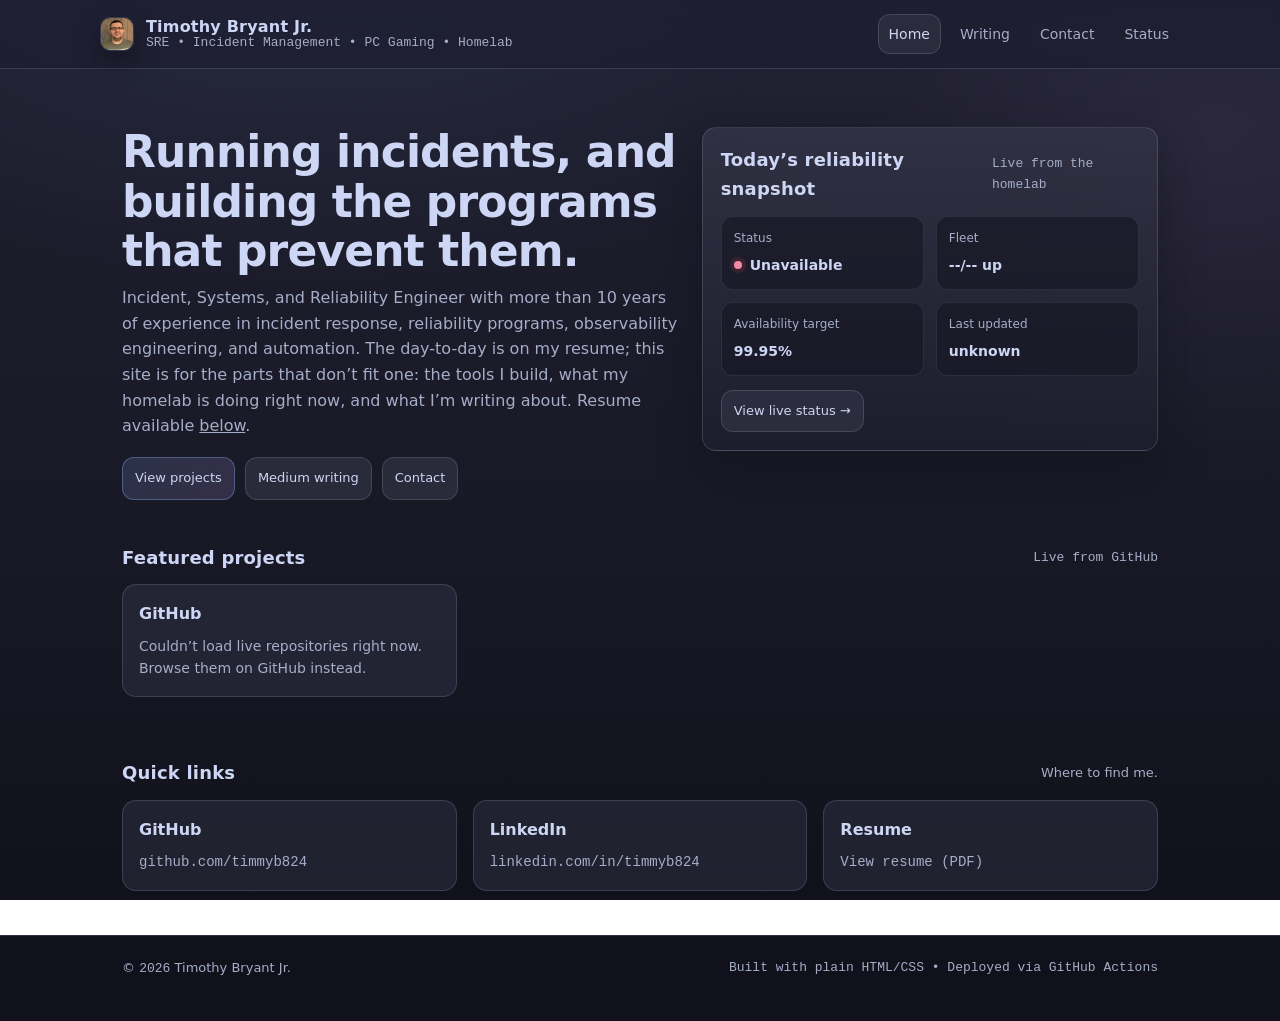
<file: site/index.html>
<!doctype html>
<html lang="en">
  <head>
    <meta charset="utf-8" />
    <meta name="viewport" content="width=device-width, initial-scale=1" />
    <title>Timothy Bryant Jr. | SRE</title>
    <meta
      name="description"
      content="Timothy Bryant Jr. — Site Reliability Engineer. Reliability, observability, automation. Also into PC gaming."
    />
    <link rel="stylesheet" href="./assets/styles.css" />
    <link
      rel="icon"
      href="data:image/svg+xml,%3Csvg xmlns='http://www.w3.org/2000/svg' viewBox='0 0 64 64'%3E%3Cpath fill='%2389b4fa' d='M10 46V18h44v28H10zm6-6h32V24H16v16z'/%3E%3Cpath fill='%23cba6f7' d='M24 50h16v6H24z'/%3E%3C/svg%3E"
    />
    <script
      defer
      src="https://umami.timmybtech.com/script.js"
      data-website-id="ece61c2a-58e9-45ee-8f66-220924fdbd28"
    ></script>
  </head>

  <body>
    <a class="skip-link" href="#content">Skip to content</a>

    <header class="site-header">
      <div class="container header-inner">
        <a class="brand" href="./index.html" aria-label="Home">
          <img
            class="logo"
            src="./assets/timothy-bryant.png"
            alt="Timothy Bryant Jr."
          />
          <span class="brand-title">
            <strong>Timothy Bryant Jr.</strong>
            <span class="mono"
              >SRE • Incident Management • PC Gaming • Homelab</span
            >
          </span>
        </a>

        <nav class="nav" aria-label="Primary">
          <a href="./index.html" aria-current="page">Home</a>
          <a href="./writing.html">Writing</a>
          <a href="./contact.html">Contact</a>
          <a href="./status.html">Status</a>
        </nav>
      </div>
    </header>

    <main id="content">
      <section class="hero">
        <div class="container hero-grid">
          <div>
            <h1>
              Running incidents, and building the programs that prevent them.
            </h1>
            <p class="lede">
              Incident, Systems, and Reliability Engineer with more than 10
              years of experience in incident response, reliability programs,
              observability engineering, and automation. The day-to-day is on my
              resume; this site is for the parts that don’t fit one: the tools I
              build, what my homelab is doing right now, and what I’m writing
              about. Resume available
              <a href="#quick-links" style="text-decoration: underline">below</a
              >.
            </p>

            <div class="cta-row">
              <a class="btn primary" href="#featured-projects">View projects</a>
              <a class="btn" href="./writing.html">Medium writing</a>
              <a class="btn" href="./contact.html">Contact</a>
            </div>
          </div>

          <div class="card">
            <div class="card-inner">
              <div class="section-title">
                <h2>Today’s reliability snapshot</h2>
                <p class="mono">Live from the homelab</p>
              </div>

              <div class="kpi" role="list">
                <div class="metric" role="listitem">
                  <div class="metric-label">Status</div>
                  <div class="metric-value metric-status">
                    <span
                      id="metric-status-dot"
                      class="badge-dot"
                      aria-hidden="true"
                    ></span
                    ><strong id="metric-status-text">Loading…</strong>
                  </div>
                </div>
                <div class="metric" role="listitem">
                  <div class="metric-label">Fleet</div>
                  <div class="metric-value">
                    <strong id="metric-fleet">--/-- up</strong>
                  </div>
                </div>
                <div class="metric" role="listitem">
                  <div class="metric-label">Availability target</div>
                  <div class="metric-value">
                    <strong id="metric-availability-target">99.95%</strong>
                  </div>
                </div>
                <div class="metric" role="listitem">
                  <div class="metric-label">Last updated</div>
                  <div class="metric-value">
                    <strong id="metric-last-updated">…</strong>
                  </div>
                </div>
              </div>

              <div class="cta-row" style="margin-top: 14px">
                <a class="btn" href="./status.html">View live status →</a>
              </div>
            </div>
          </div>
        </div>
      </section>

      <section class="section" id="featured-projects">
        <div class="container">
          <div class="section-title">
            <h2>Featured projects</h2>
            <p class="mono" id="featured-source">Live from GitHub</p>
          </div>

          <div class="grid" id="featured-repos">
            <div class="tile col-4">
              <h3>Loading…</h3>
              <p>Fetching repositories from GitHub.</p>
            </div>
          </div>
        </div>
      </section>

      <section class="section" id="quick-links">
        <div class="container">
          <div class="section-title">
            <h2>Quick links</h2>
            <p>Where to find me.</p>
          </div>

          <div class="grid">
            <div class="tile col-4">
              <h3>GitHub</h3>
              <p>
                <a class="mono" href="https://github.com/timmyb824" rel="me"
                  >github.com/timmyb824</a
                >
              </p>
            </div>
            <div class="tile col-4">
              <h3>LinkedIn</h3>
              <p>
                <a
                  class="mono"
                  href="https://linkedin.com/in/timmyb824"
                  rel="me"
                  >linkedin.com/in/timmyb824</a
                >
              </p>
            </div>
            <!-- TODO: swap Drive link for self-hosted ./assets/resume.pdf once the PDF is committed to the repo -->
            <div class="tile col-4">
              <h3>Resume</h3>
              <p>
                <a
                  class="mono"
                  href="https://drive.google.com/file/d/1IYzkZYToUzoOPk0Pm2HXHo0cSW1rrv9o/view?usp=sharing"
                  target="_blank"
                  rel="noopener"
                  >View resume (PDF)</a
                >
              </p>
            </div>
          </div>
        </div>
      </section>
    </main>

    <footer class="site-footer">
      <div class="container footer-inner">
        <div>© <span class="mono">2026</span> Timothy Bryant Jr.</div>
        <div class="mono">
          Built with plain HTML/CSS • Deployed via GitHub Actions
        </div>
      </div>
    </footer>
    <script defer src="./assets/status.js"></script>
    <script defer src="./assets/github.js"></script>
  </body>
</html>
</file>
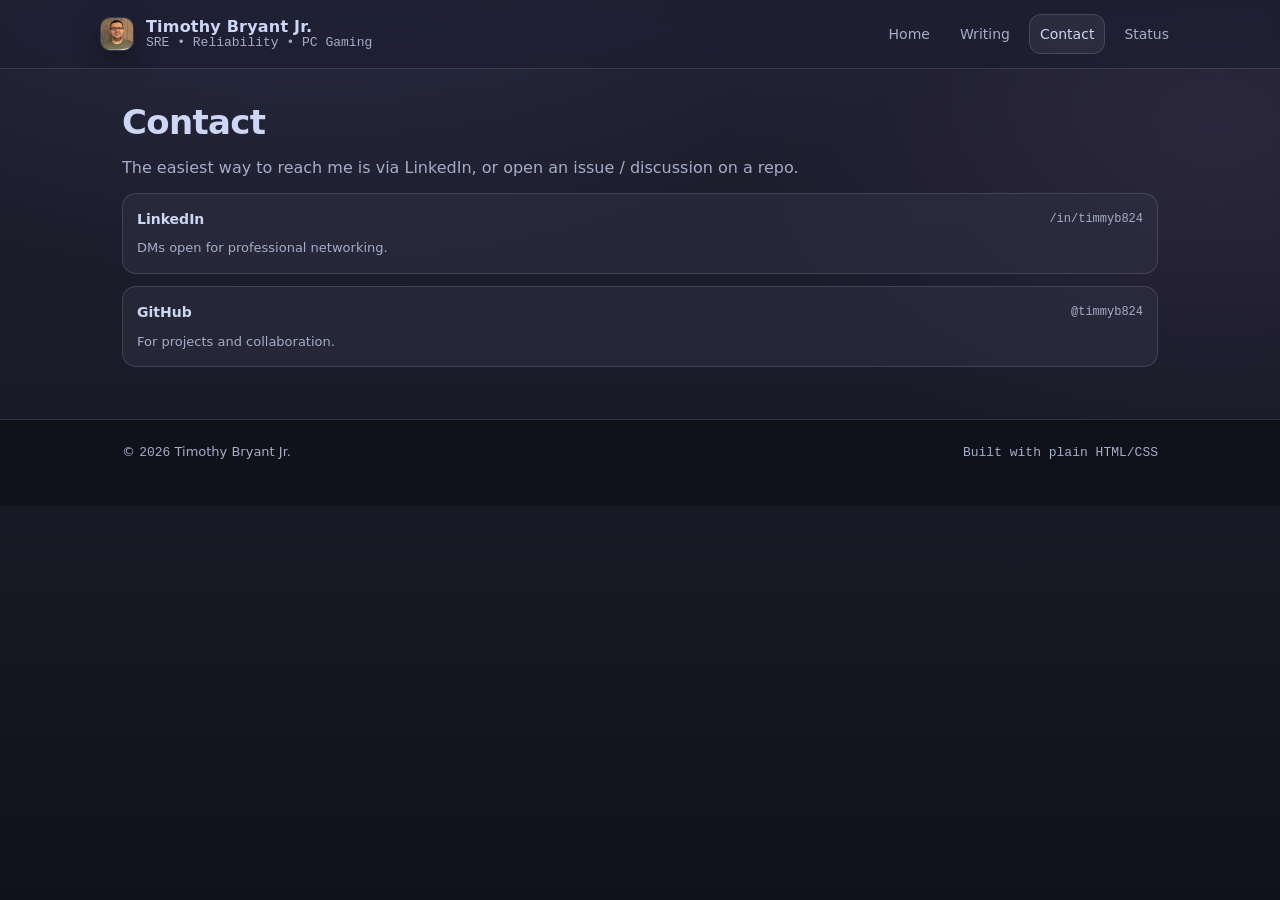
<file: site/contact.html>
<!doctype html>
<html lang="en">

<head>
  <meta charset="utf-8" />
  <meta name="viewport" content="width=device-width, initial-scale=1" />
  <title>Contact | Timothy Bryant Jr.</title>
  <meta name="description" content="Contact Timothy Bryant Jr." />
  <link rel="stylesheet" href="./assets/styles.css" />
  <link rel="icon"
    href="data:image/svg+xml,%3Csvg xmlns='http://www.w3.org/2000/svg' viewBox='0 0 64 64'%3E%3Cpath fill='%2389b4fa' d='M10 46V18h44v28H10zm6-6h32V24H16v16z'/%3E%3Cpath fill='%23cba6f7' d='M24 50h16v6H24z'/%3E%3C/svg%3E" />
  <script defer src="https://umami.timmybtech.com/script.js"
    data-website-id="ece61c2a-58e9-45ee-8f66-220924fdbd28"></script>
</head>

<body>
  <a class="skip-link" href="#content">Skip to content</a>

  <header class="site-header">
    <div class="container header-inner">
      <a class="brand" href="./index.html" aria-label="Home">
        <img class="logo" src="./assets/timothy-bryant.png" alt="Timothy Bryant Jr." />
        <span class="brand-title">
          <strong>Timothy Bryant Jr.</strong>
          <span class="mono">SRE • Reliability • PC Gaming</span>
        </span>
      </a>

      <nav class="nav" aria-label="Primary">
        <a href="./index.html">Home</a>
        <a href="./writing.html">Writing</a>
        <a href="./contact.html" aria-current="page">Contact</a>
        <a href="./status.html">Status</a>
      </nav>
    </div>
  </header>

  <main id="content" class="page">
    <div class="container">
      <h1>Contact</h1>
      <p>
        The easiest way to reach me is via LinkedIn, or open an issue / discussion on a repo.
      </p>

      <div class="list">
        <a href="https://linkedin.com/in/timmyb824" rel="me">
          <div class="list-title"><strong>LinkedIn</strong><span class="mono">/in/timmyb824</span></div>
          <p>DMs open for professional networking.</p>
        </a>
        <a href="https://github.com/timmyb824" rel="me">
          <div class="list-title"><strong>GitHub</strong><span class="mono">@timmyb824</span></div>
          <p>For projects and collaboration.</p>
        </a>
      </div>
    </div>
  </main>

  <footer class="site-footer">
    <div class="container footer-inner">
      <div>© <span class="mono">2026</span> Timothy Bryant Jr.</div>
      <div class="mono">Built with plain HTML/CSS</div>
    </div>
  </footer>
</body>

</html>
</file>
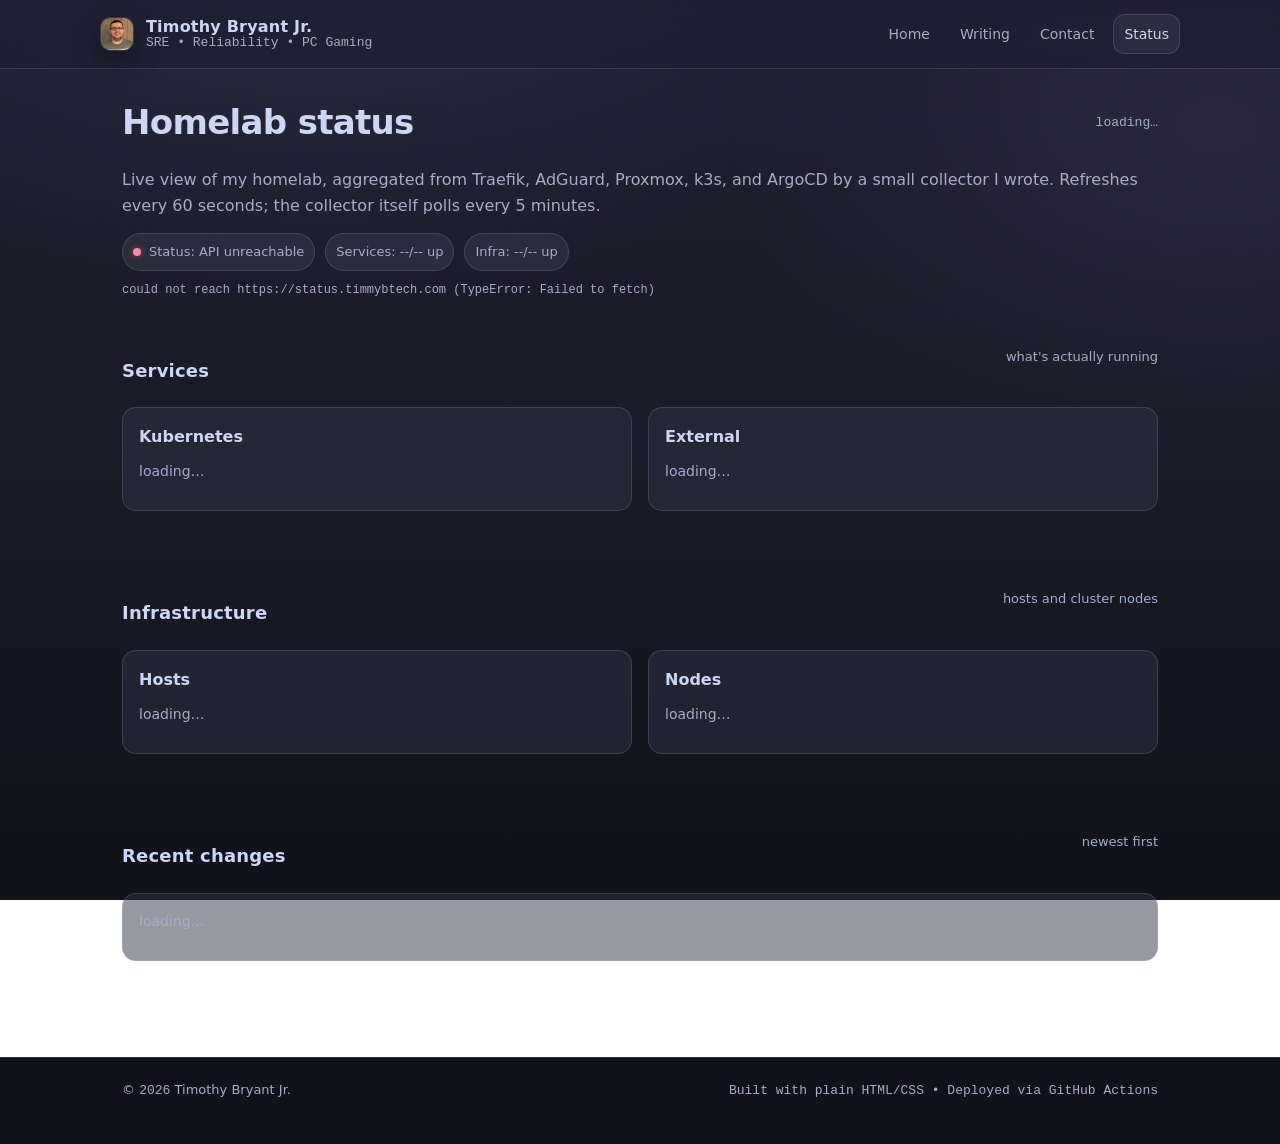
<file: site/status.html>
<!doctype html>
<html lang="en">

<head>
  <meta charset="utf-8" />
  <meta name="viewport" content="width=device-width, initial-scale=1" />
  <title>Homelab Status | Timothy Bryant Jr.</title>
  <meta name="description"
    content="Live status of Timothy Bryant Jr.'s homelab — services, hosts, cluster nodes, and recent changes." />
  <link rel="stylesheet" href="./assets/styles.css" />
  <link rel="icon"
    href="data:image/svg+xml,%3Csvg xmlns='http://www.w3.org/2000/svg' viewBox='0 0 64 64'%3E%3Cpath fill='%2389b4fa' d='M10 46V18h44v28H10zm6-6h32V24H16v16z'/%3E%3Cpath fill='%23cba6f7' d='M24 50h16v6H24z'/%3E%3C/svg%3E" />
  <script defer src="https://umami.timmybtech.com/script.js"
    data-website-id="ece61c2a-58e9-45ee-8f66-220924fdbd28"></script>
</head>

<body>
  <a class="skip-link" href="#content">Skip to content</a>

  <header class="site-header">
    <div class="container header-inner">
      <a class="brand" href="./index.html" aria-label="Home">
        <img class="logo" src="./assets/timothy-bryant.png" alt="Timothy Bryant Jr." />
        <span class="brand-title">
          <strong>Timothy Bryant Jr.</strong>
          <span class="mono">SRE • Reliability • PC Gaming</span>
        </span>
      </a>

      <nav class="nav" aria-label="Primary">
        <a href="./index.html">Home</a>
        <a href="./writing.html">Writing</a>
        <a href="./contact.html">Contact</a>
        <a href="./status.html" aria-current="page">Status</a>
      </nav>
    </div>
  </header>

  <main id="content" class="page">
    <div class="container">
      <div class="section-title">
        <h1>Homelab status</h1>
        <p class="mono" id="last-updated">loading…</p>
      </div>
      <p>
        Live view of my homelab, aggregated from Traefik, AdGuard, Proxmox, k3s, and ArgoCD by a small
        collector I wrote. Refreshes every 60 seconds; the collector itself polls every 5 minutes.
      </p>

      <div class="badges" aria-label="Overall status">
        <span class="badge"><span id="overall-dot" class="badge-dot" aria-hidden="true"></span><span
            id="overall-text">Status: …</span></span>
        <span class="badge" id="services-summary">Services: --/-- up</span>
        <span class="badge" id="infra-summary">Infra: --/-- up</span>
      </div>
      <p class="mono" id="sources-note" style="font-size:12px; margin-top:10px"></p>

      <section class="section" aria-label="Services">
        <div class="section-title">
          <h2>Services</h2>
          <p>what's actually running</p>
        </div>
        <div class="grid">
          <div class="tile col-6">
            <h3>Kubernetes <span class="mono" id="count-k8s" style="color:var(--muted)"></span></h3>
            <div id="services-kubernetes">
              <p>loading…</p>
            </div>
          </div>
          <div class="tile col-6">
            <h3>External <span class="mono" id="count-ext" style="color:var(--muted)"></span></h3>
            <div id="services-external">
              <p>loading…</p>
            </div>
          </div>
        </div>
      </section>

      <section class="section" aria-label="Infrastructure">
        <div class="section-title">
          <h2>Infrastructure</h2>
          <p>hosts and cluster nodes</p>
        </div>
        <div class="grid">
          <div class="tile col-6">
            <h3>Hosts <span class="mono" id="count-hosts" style="color:var(--muted)"></span></h3>
            <div id="hosts-list">
              <p>loading…</p>
            </div>
          </div>
          <div class="tile col-6">
            <h3>Nodes <span class="mono" id="count-nodes" style="color:var(--muted)"></span></h3>
            <div id="nodes-list">
              <p>loading…</p>
            </div>
          </div>
        </div>
      </section>

      <section class="section" aria-label="Recent changes">
        <div class="section-title">
          <h2>Recent changes</h2>
          <p>newest first</p>
        </div>
        <div class="tile">
          <div id="events-list">
            <p>loading…</p>
          </div>
        </div>
      </section>
    </div>
  </main>

  <footer class="site-footer">
    <div class="container footer-inner">
      <div>© <span class="mono">2026</span> Timothy Bryant Jr.</div>
      <div class="mono">Built with plain HTML/CSS • Deployed via GitHub Actions</div>
    </div>
  </footer>
  <script defer src="./assets/homelab-status.js"></script>
</body>

</html>
</file>
<file: site/assets/styles.css>
:root {
  /* Catppuccin Mocha */
  --bg: #1e1e2e; /* Base */
  --panel: #313244; /* Surface0 */
  --panel2: #181825; /* Mantle */
  --crust: #11111b; /* Crust */
  --text: #cdd6f4; /* Text */
  --muted: #a6adc8; /* Subtext0 */
  --border: rgba(205, 214, 244, 0.16);
  --accent: #89b4fa; /* Blue */
  --accent2: #cba6f7; /* Mauve */
  --ok: #a6e3a1; /* Green */
  --warn: #f9e2af; /* Yellow */
  --bad: #f38ba8; /* Red */
  --shadow: 0 16px 40px rgba(17, 17, 27, 0.5);
  --radius: 14px;
  --maxw: 1080px;
}

* {
  box-sizing: border-box;
}
html,
body {
  height: 100%;
}
body {
  margin: 0;
  font-family:
    ui-sans-serif,
    system-ui,
    -apple-system,
    Segoe UI,
    Roboto,
    Helvetica,
    Arial,
    "Apple Color Emoji",
    "Segoe UI Emoji";
  background:
    radial-gradient(
      1200px 700px at 25% -10%,
      rgba(137, 180, 250, 0.1),
      transparent 55%
    ),
    radial-gradient(
      900px 600px at 95% 15%,
      rgba(203, 166, 247, 0.08),
      transparent 55%
    ),
    linear-gradient(180deg, var(--bg), #181825 65%, #11111b);
  background-repeat: no-repeat;
  background-attachment: fixed;
  color: var(--text);
  line-height: 1.6;
}

a {
  color: inherit;
  text-decoration: none;
}
a:hover {
  text-decoration: underline;
}

.container {
  max-width: var(--maxw);
  margin: 0 auto;
  padding: 0 22px;
}

.skip-link {
  position: absolute;
  left: -999px;
  top: auto;
  width: 1px;
  height: 1px;
  overflow: hidden;
}
.skip-link:focus {
  left: 16px;
  top: 16px;
  width: auto;
  height: auto;
  padding: 10px 12px;
  background: var(--panel);
  border: 1px solid var(--border);
  border-radius: 10px;
  z-index: 999;
}

.site-header {
  position: sticky;
  top: 0;
  z-index: 50;
  backdrop-filter: saturate(140%) blur(10px);
  background: rgba(30, 30, 46, 0.72);
  border-bottom: 1px solid var(--border);
}
.header-inner {
  display: flex;
  align-items: center;
  justify-content: space-between;
  gap: 16px;
  padding: 14px 0;
}
.brand {
  display: flex;
  align-items: center;
  gap: 12px;
}
.logo {
  width: 34px;
  height: 34px;
  border-radius: 10px;
  border: 1px solid rgba(205, 214, 244, 0.14);
  box-shadow: 0 10px 24px rgba(0, 0, 0, 0.35);
  object-fit: cover;
  display: block;
}
.brand-title {
  display: flex;
  flex-direction: column;
  line-height: 1.1;
}
.brand-title strong {
  font-size: 16px;
  letter-spacing: 0.2px;
}
.brand-title span {
  font-size: 13px;
  color: var(--muted);
}

.nav {
  display: flex;
  align-items: center;
  gap: 8px;
  flex-wrap: wrap;
  justify-content: flex-end;
}
.nav a {
  font-size: 14px;
  padding: 8px 10px;
  border-radius: 12px;
  border: 1px solid transparent;
  color: var(--muted);
}
.nav a[aria-current="page"] {
  color: var(--text);
  border-color: var(--border);
  background: rgba(49, 50, 68, 0.7);
}
.nav a:hover {
  color: var(--text);
  text-decoration: none;
  border-color: rgba(137, 180, 250, 0.35);
}

.hero {
  padding: 58px 0 26px;
}
.hero-grid {
  display: grid;
  grid-template-columns: 1.1fr 0.9fr;
  gap: 22px;
  align-items: start;
}
@media (max-width: 900px) {
  .hero-grid {
    grid-template-columns: 1fr;
  }
}

h1 {
  font-size: 44px;
  letter-spacing: -0.02em;
  line-height: 1.12;
  margin: 0 0 10px;
}
@media (max-width: 520px) {
  h1 {
    font-size: 36px;
  }
}
.lede {
  color: var(--muted);
  font-size: 16px;
  margin: 0 0 18px;
}

.badges {
  display: flex;
  flex-wrap: wrap;
  gap: 10px;
  margin-top: 14px;
}
.badge {
  display: inline-flex;
  align-items: center;
  gap: 8px;
  padding: 8px 10px;
  border-radius: 999px;
  background: rgba(49, 50, 68, 0.7);
  border: 1px solid var(--border);
  color: var(--muted);
  font-size: 13px;
}
.badge-dot {
  width: 8px;
  height: 8px;
  border-radius: 999px;
  background: var(--ok);
  box-shadow: 0 0 0 4px rgba(166, 227, 161, 0.16);
}

.card {
  background: linear-gradient(
    180deg,
    rgba(49, 50, 68, 0.9),
    rgba(30, 30, 46, 0.85)
  );
  border: 1px solid var(--border);
  border-radius: var(--radius);
  box-shadow: var(--shadow);
}
.card-inner {
  padding: 18px;
}

.kpi {
  display: grid;
  grid-template-columns: 1fr 1fr;
  gap: 12px;
}
@media (max-width: 420px) {
  .kpi {
    grid-template-columns: 1fr;
  }
}
.metric {
  padding: 12px 12px;
  border-radius: 12px;
  background: rgba(24, 24, 37, 0.7);
  border: 1px solid rgba(205, 214, 244, 0.1);
}
.metric-label {
  font-size: 12px;
  color: var(--muted);
}
.metric-value {
  font-size: 14px;
  margin-top: 6px;
}
.metric-value strong {
  font-weight: 650;
}
.metric-value.metric-status {
  display: inline-flex;
  align-items: center;
  gap: 8px;
}

.section {
  padding: 18px 0 44px;
}
.section-title {
  display: flex;
  align-items: center;
  justify-content: space-between;
  gap: 16px;
  margin: 0 0 12px;
}
.section-title h2 {
  margin: 0;
  font-size: 18px;
  letter-spacing: 0.2px;
}
.section-title p {
  margin: 0;
  color: var(--muted);
  font-size: 13px;
}

.grid {
  display: grid;
  grid-template-columns: repeat(12, 1fr);
  gap: 16px;
}
.col-6 {
  grid-column: span 6;
}
.col-4 {
  grid-column: span 4;
}
.col-8 {
  grid-column: span 8;
}
@media (max-width: 900px) {
  .col-6,
  .col-4,
  .col-8 {
    grid-column: span 12;
  }
}

.tile {
  padding: 16px;
  border-radius: var(--radius);
  border: 1px solid var(--border);
  background: rgba(49, 50, 68, 0.5);
}
.tile h3 {
  margin: 0 0 8px;
  font-size: 16px;
}
.tile p {
  margin: 0;
  color: var(--muted);
  font-size: 14px;
}
.tile-link {
  display: block;
  text-decoration: none;
}
.tile-link:hover {
  text-decoration: none;
  border-color: rgba(137, 180, 250, 0.35);
}
.tile-head {
  display: flex;
  align-items: center;
  justify-content: space-between;
  gap: 10px;
  margin-bottom: 8px;
}
.tile-head h3 {
  margin: 0;
  font-size: 16px;
}
.tile-tag {
  flex: none;
  font-size: 11px;
  padding: 2px 8px;
  border-radius: 999px;
  border: 1px solid rgba(137, 180, 250, 0.35);
  color: var(--accent);
  white-space: nowrap;
}
.tile-meta {
  display: flex;
  align-items: center;
  gap: 14px;
  flex-wrap: wrap;
  margin-top: 12px;
  font-size: 12px;
  color: var(--muted);
}
.lang {
  display: inline-flex;
  align-items: center;
  gap: 6px;
}
.lang-dot {
  width: 8px;
  height: 8px;
  border-radius: 999px;
  background: var(--accent);
  flex: none;
}

.cta-row {
  display: flex;
  flex-wrap: wrap;
  gap: 10px;
  margin-top: 18px;
}
.btn {
  display: inline-flex;
  align-items: center;
  gap: 10px;
  padding: 10px 12px;
  border-radius: 12px;
  border: 1px solid rgba(205, 214, 244, 0.16);
  background: rgba(49, 50, 68, 0.7);
  color: var(--text);
  font-size: 13px;
  text-decoration: none;
}
.btn:hover {
  text-decoration: none;
  border-color: rgba(137, 180, 250, 0.4);
}
.btn.primary {
  background: linear-gradient(
    135deg,
    rgba(137, 180, 250, 0.16),
    rgba(203, 166, 247, 0.16)
  );
  border-color: rgba(137, 180, 250, 0.35);
}

.page {
  padding: 34px 0 52px;
}
.page h1 {
  font-size: 34px;
  margin: 0 0 14px;
}
.page h2 {
  font-size: 18px;
  margin: 26px 0 10px;
}
.page p {
  color: var(--muted);
  margin: 0 0 12px;
}
.page ul {
  color: var(--muted);
  margin: 0 0 12px;
  padding-left: 18px;
}
.page li {
  margin: 6px 0;
}

.list {
  display: grid;
  gap: 12px;
  margin-top: 12px;
}
.list a {
  display: block;
  padding: 14px;
  border-radius: var(--radius);
  border: 1px solid var(--border);
  background: rgba(49, 50, 68, 0.5);
}
.list a:hover {
  text-decoration: none;
  border-color: rgba(137, 180, 250, 0.35);
}
.list-title {
  display: flex;
  align-items: center;
  justify-content: space-between;
  gap: 14px;
}
.list-title strong {
  font-size: 14px;
}
.list-title span {
  font-size: 12px;
  color: var(--muted);
}
.list p {
  margin: 8px 0 0;
  color: var(--muted);
  font-size: 13px;
}

.site-footer {
  border-top: 1px solid var(--border);
  padding: 22px 0 42px;
  background: var(--crust);
  color: var(--muted);
  font-size: 13px;
}
.footer-inner {
  display: flex;
  align-items: center;
  justify-content: space-between;
  gap: 12px;
  flex-wrap: wrap;
}
.mono {
  font-family:
    ui-monospace, SFMono-Regular, Menlo, Monaco, Consolas, "Liberation Mono",
    "Courier New", monospace;
}

/* Homelab status page (status.html) */
.stat-row {
  display: flex;
  align-items: center;
  gap: 10px;
  padding: 8px 10px;
  border-radius: 10px;
  border: 1px solid rgba(205, 214, 244, 0.1);
  background: rgba(24, 24, 37, 0.5);
}
.stat-row + .stat-row {
  margin-top: 6px;
}
.stat-dot {
  width: 8px;
  height: 8px;
  border-radius: 999px;
  flex: none;
}
.stat-dot.up {
  background: var(--ok);
  box-shadow: 0 0 0 4px rgba(166, 227, 161, 0.14);
}
.stat-dot.down {
  background: var(--bad);
  box-shadow: 0 0 0 4px rgba(243, 139, 168, 0.14);
}
.stat-name {
  font-size: 14px;
}
.stat-meta {
  margin-left: auto;
  font-size: 12px;
  color: var(--muted);
  display: inline-flex;
  align-items: center;
  gap: 8px;
  flex-wrap: wrap;
  justify-content: flex-end;
}
.pill {
  font-size: 11px;
  padding: 2px 8px;
  border-radius: 999px;
  border: 1px solid var(--border);
  color: var(--muted);
  white-space: nowrap;
}
</file>
